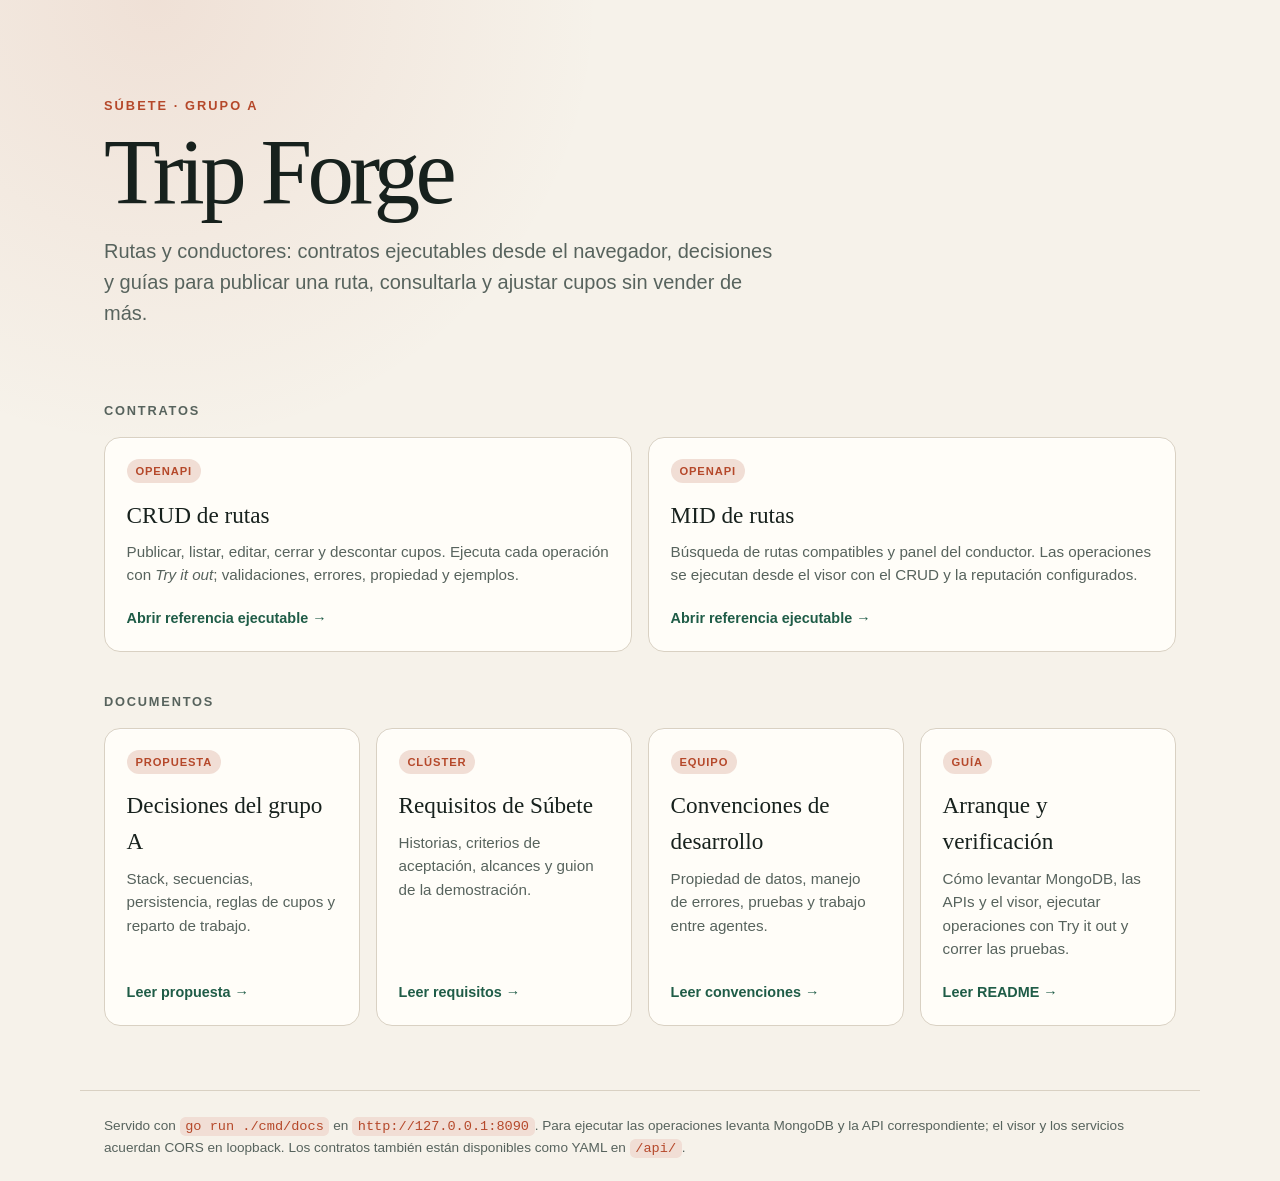
<file: docs/site/index.html>
<!doctype html>
<html lang="es">
<head>
  <meta charset="utf-8">
  <meta name="viewport" content="width=device-width, initial-scale=1">
  <meta name="description" content="Documentación de Trip Forge, las APIs de rutas y conductores del grupo A de Súbete.">
  <title>Trip Forge · Documentación</title>
  <link rel="stylesheet" href="styles.css">
</head>
<body>
  <header class="hero">
    <p class="eyebrow">Súbete · Grupo A</p>
    <h1>Trip Forge</h1>
    <p class="lede">
      Rutas y conductores: contratos ejecutables desde el navegador, decisiones y
      guías para publicar una ruta, consultarla y ajustar cupos sin vender de más.
    </p>
  </header>

  <main>
    <section aria-labelledby="contratos">
      <h2 id="contratos">Contratos</h2>
      <div class="grid">
        <a class="card" href="swagger.html?spec=api/rutas-crud.openapi.yaml">
          <span class="tag">OpenAPI</span>
          <h3>CRUD de rutas</h3>
          <p>Publicar, listar, editar, cerrar y descontar cupos. Ejecuta cada operación con <em>Try it out</em>; validaciones, errores, propiedad y ejemplos.</p>
          <span class="go">Abrir referencia ejecutable →</span>
        </a>
        <a class="card" href="swagger.html?spec=api/rutas-mid.openapi.yaml">
          <span class="tag">OpenAPI</span>
          <h3>MID de rutas</h3>
          <p>Búsqueda de rutas compatibles y panel del conductor. Las operaciones se ejecutan desde el visor con el CRUD y la reputación configurados.</p>
          <span class="go">Abrir referencia ejecutable →</span>
        </a>
      </div>
    </section>

    <section aria-labelledby="documentos">
      <h2 id="documentos">Documentos</h2>
      <div class="grid">
        <a class="card" href="markdown.html?file=md/PROPUESTA-GRUPO-A.md">
          <span class="tag">Propuesta</span>
          <h3>Decisiones del grupo A</h3>
          <p>Stack, secuencias, persistencia, reglas de cupos y reparto de trabajo.</p>
          <span class="go">Leer propuesta →</span>
        </a>
        <a class="card" href="markdown.html?file=md/X1.cluster-subete.md">
          <span class="tag">Clúster</span>
          <h3>Requisitos de Súbete</h3>
          <p>Historias, criterios de aceptación, alcances y guion de la demostración.</p>
          <span class="go">Leer requisitos →</span>
        </a>
        <a class="card" href="markdown.html?file=md/AGENTS.md">
          <span class="tag">Equipo</span>
          <h3>Convenciones de desarrollo</h3>
          <p>Propiedad de datos, manejo de errores, pruebas y trabajo entre agentes.</p>
          <span class="go">Leer convenciones →</span>
        </a>
        <a class="card" href="markdown.html?file=md/README.md">
          <span class="tag">Guía</span>
          <h3>Arranque y verificación</h3>
          <p>Cómo levantar MongoDB, las APIs y el visor, ejecutar operaciones con Try it out y correr las pruebas.</p>
          <span class="go">Leer README →</span>
        </a>
      </div>
    </section>
  </main>

  <footer>
    Servido con <code>go run ./cmd/docs</code> en <code>http://127.0.0.1:8090</code>.
    Para ejecutar las operaciones levanta MongoDB y la API correspondiente; el
    visor y los servicios acuerdan CORS en loopback. Los contratos también están
    disponibles como YAML en <code>/api/</code>.
  </footer>
</body>
</html>
</file>
<file: docs/site/styles.css>
:root {
  color-scheme: light;
  --fondo: #f6f2ea;
  --superficie: #fffdf8;
  --tinta: #17211d;
  --tinta-suave: #57635d;
  --borde: #d9d1c3;
  --acento: #b5482a;
  --acento-suave: #f1ded5;
  --verde: #1f5c47;
  --sombra: 0 18px 50px rgb(23 33 29 / 8%);
}

* {
  box-sizing: border-box;
}

body {
  margin: 0;
  background:
    radial-gradient(circle at 12% 0%, rgb(181 72 42 / 10%), transparent 28rem),
    var(--fondo);
  color: var(--tinta);
  font-family: "Segoe UI", "Helvetica Neue", Arial, sans-serif;
  line-height: 1.55;
}

a {
  color: var(--verde);
}

.hero {
  max-width: 1120px;
  margin: 0 auto;
  padding: clamp(3rem, 8vw, 6rem) 1.5rem 2rem;
}

.eyebrow {
  margin: 0 0 0.75rem;
  color: var(--acento);
  font-size: 0.8rem;
  font-weight: 700;
  letter-spacing: 0.16em;
  text-transform: uppercase;
}

.hero h1 {
  margin: 0;
  font-family: Georgia, "Times New Roman", serif;
  font-size: clamp(3rem, 8vw, 5.8rem);
  font-weight: 500;
  letter-spacing: -0.05em;
  line-height: 0.95;
}

.lede {
  max-width: 42rem;
  margin: 1.25rem 0 0;
  color: var(--tinta-suave);
  font-size: clamp(1.05rem, 2vw, 1.25rem);
}

main {
  max-width: 1120px;
  margin: 0 auto;
  padding: 0 1.5rem 4rem;
}

section {
  margin-top: 2.5rem;
}

section > h2 {
  margin: 0 0 1rem;
  color: var(--tinta-suave);
  font-size: 0.8rem;
  letter-spacing: 0.14em;
  text-transform: uppercase;
}

.grid {
  display: grid;
  grid-template-columns: repeat(auto-fit, minmax(15rem, 1fr));
  gap: 1rem;
}

.card {
  display: flex;
  min-height: 13rem;
  flex-direction: column;
  padding: 1.35rem;
  border: 1px solid var(--borde);
  border-radius: 1rem;
  background: var(--superficie);
  box-shadow: 0 1px 0 rgb(255 255 255 / 70%) inset;
  color: inherit;
  text-decoration: none;
  transition: border-color 160ms ease, transform 160ms ease, box-shadow 160ms ease;
}

.card:hover,
.card:focus-visible {
  border-color: var(--acento);
  box-shadow: var(--sombra);
  transform: translateY(-3px);
}

.tag {
  align-self: flex-start;
  padding: 0.2rem 0.55rem;
  border-radius: 999px;
  background: var(--acento-suave);
  color: var(--acento);
  font-size: 0.7rem;
  font-weight: 700;
  letter-spacing: 0.08em;
  text-transform: uppercase;
}

.card h3 {
  margin: 0.9rem 0 0.4rem;
  font-family: Georgia, "Times New Roman", serif;
  font-size: 1.45rem;
  font-weight: 500;
}

.card p {
  margin: 0;
  color: var(--tinta-suave);
  font-size: 0.95rem;
}

.card .go {
  margin-top: auto;
  padding-top: 1.25rem;
  color: var(--verde);
  font-size: 0.9rem;
  font-weight: 700;
}

footer {
  max-width: 1120px;
  margin: 0 auto;
  padding: 1.5rem;
  border-top: 1px solid var(--borde);
  color: var(--tinta-suave);
  font-size: 0.85rem;
}

footer code {
  padding: 0.15rem 0.35rem;
  border-radius: 0.35rem;
  background: var(--acento-suave);
  color: var(--acento);
}

.topbar {
  display: flex;
  align-items: center;
  justify-content: space-between;
  gap: 1rem;
  padding: 0.9rem 1.25rem;
  border-bottom: 1px solid var(--borde);
  background: rgb(255 253 248 / 92%);
  backdrop-filter: blur(10px);
  position: sticky;
  top: 0;
  z-index: 10;
}

.topbar strong {
  font-family: Georgia, "Times New Roman", serif;
  font-size: 1.1rem;
  font-weight: 500;
}

.topbar nav {
  display: flex;
  flex-wrap: wrap;
  gap: 0.85rem;
  font-size: 0.88rem;
}

.topbar a {
  color: var(--tinta-suave);
  text-decoration: none;
}

.topbar a:hover {
  color: var(--acento);
}

.aviso {
  max-width: 1120px;
  margin: 1rem auto 0;
  padding: 0 1.25rem;
  color: var(--tinta-suave);
  font-size: 0.88rem;
}

.aviso a {
  font-weight: 700;
}

.estado {
  max-width: 1120px;
  margin: 0.35rem auto 0;
  padding: 0 1.25rem;
  color: var(--tinta-suave);
  font-size: 0.88rem;
}

.estado[data-estado="ok"] {
  color: var(--verde);
  font-weight: 700;
}

.estado[data-estado="error"] {
  color: var(--acento);
  font-weight: 700;
}

.contenido {
  max-width: 860px;
  margin: 0 auto;
  padding: 2rem 1.25rem 5rem;
}

.contenido article {
  font-size: 1rem;
}

.contenido article h1,
.contenido article h2,
.contenido article h3 {
  font-family: Georgia, "Times New Roman", serif;
  font-weight: 500;
  letter-spacing: -0.02em;
  line-height: 1.15;
}

.contenido article h1 {
  margin-top: 0;
  font-size: clamp(2.2rem, 5vw, 3.4rem);
}

.contenido article h2 {
  margin-top: 2.5rem;
  padding-top: 1.25rem;
  border-top: 1px solid var(--borde);
  font-size: 1.8rem;
}

.contenido article h3 {
  margin-top: 1.8rem;
  font-size: 1.3rem;
}

.contenido article code {
  padding: 0.12rem 0.32rem;
  border-radius: 0.35rem;
  background: #eee7db;
  font-family: "Cascadia Code", Consolas, monospace;
  font-size: 0.88em;
}

.contenido article pre {
  overflow-x: auto;
  padding: 1rem;
  border: 1px solid var(--borde);
  border-radius: 0.75rem;
  background: #202924;
  color: #f4efe5;
}

.contenido article pre code {
  padding: 0;
  background: transparent;
  color: inherit;
}

.contenido article table {
  width: 100%;
  border-collapse: collapse;
  font-size: 0.92rem;
}

.contenido article th,
.contenido article td {
  padding: 0.55rem 0.65rem;
  border: 1px solid var(--borde);
  text-align: left;
  vertical-align: top;
}

.contenido article th {
  background: var(--acento-suave);
}

.contenido article blockquote {
  margin: 1.25rem 0;
  padding: 0.25rem 1rem;
  border-left: 3px solid var(--acento);
  color: var(--tinta-suave);
}

.contenido article img {
  max-width: 100%;
}

.swagger-wrap {
  max-width: 1240px;
  margin: 0 auto;
  padding: 1rem;
}

@media (max-width: 640px) {
  .topbar {
    align-items: flex-start;
    flex-direction: column;
  }

  .card {
    min-height: auto;
  }
}
</file>
